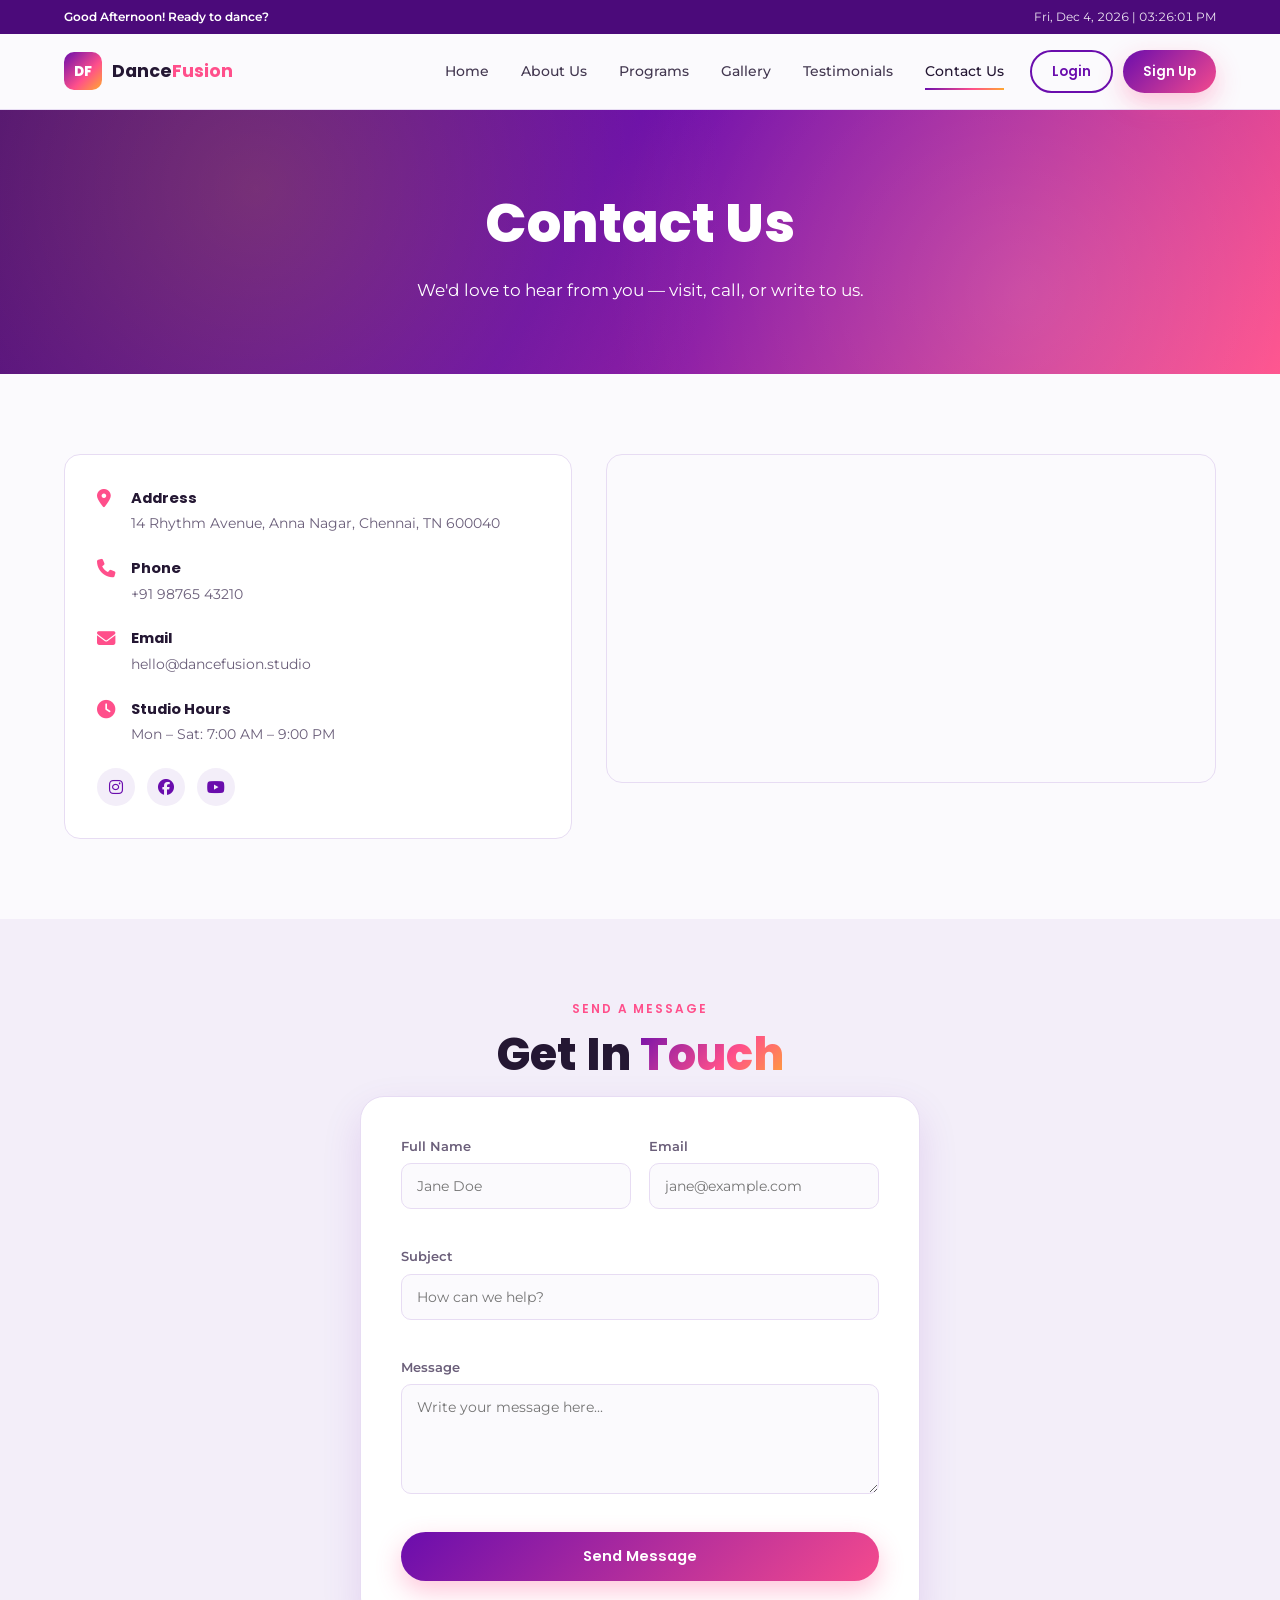
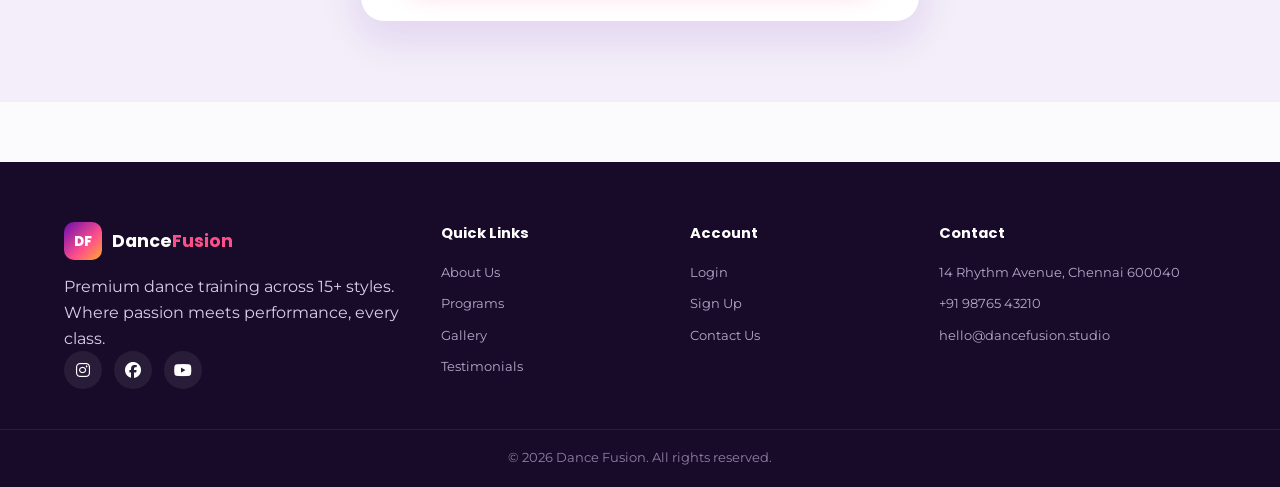
<file: contact.html>
<!DOCTYPE html>
<html lang="en">
<head>
<meta charset="UTF-8">
<meta name="viewport" content="width=device-width, initial-scale=1.0">
<title>Contact Us | Dance Fusion</title>
<link rel="preconnect" href="https://fonts.googleapis.com">
<link href="https://fonts.googleapis.com/css2?family=Poppins:wght@400;500;600;700;800;900&family=Montserrat:wght@300;400;500;600;700&display=swap" rel="stylesheet">
<link rel="stylesheet" href="https://cdnjs.cloudflare.com/ajax/libs/font-awesome/6.5.1/css/all.min.css">
<link rel="stylesheet" href="style.css">
</head>
<body>

<header class="site-header">
  <div class="utility-bar">
    <div class="utility-inner">
      <span id="greeting">Welcome!</span>
      <span id="liveClock"></span>
    </div>
  </div>
  <div class="nav-container">
    <a href="index.html" class="logo">
      <span class="logo-mark">DF</span>
      <span class="logo-text">Dance<em>Fusion</em></span>
    </a>
    <nav class="nav-links" id="navLinks">
      <a href="index.html" class="nav-link">Home</a>
      <a href="about.html" class="nav-link">About Us</a>
      <a href="services.html" class="nav-link">Programs</a>
      <a href="gallery.html" class="nav-link">Gallery</a>
      <a href="testimonials.html" class="nav-link">Testimonials</a>
      <a href="contact.html" class="nav-link active">Contact Us</a>
      <div class="nav-auth">
        <a href="login.html" class="btn btn-outline">Login</a>
        <a href="signup.html" class="btn btn-primary">Sign Up</a>
      </div>
    </nav>
    <button class="hamburger" id="hamburger" aria-label="Open menu"><span></span><span></span><span></span></button>
  </div>
</header>

<main>
  <section class="page-hero">
    <div class="container">
      <h1>Contact Us</h1>
      <p>We'd love to hear from you — visit, call, or write to us.</p>
    </div>
  </section>

  <section>
    <div class="container contact-grid">
      <div class="contact-info">
        <div class="ci-item">
          <i class="fa-solid fa-location-dot"></i>
          <div><h4>Address</h4><p>14 Rhythm Avenue, Anna Nagar, Chennai, TN 600040</p></div>
        </div>
        <div class="ci-item">
          <i class="fa-solid fa-phone"></i>
          <div><h4>Phone</h4><p>+91 98765 43210</p></div>
        </div>
        <div class="ci-item">
          <i class="fa-solid fa-envelope"></i>
          <div><h4>Email</h4><p>hello@dancefusion.studio</p></div>
        </div>
        <div class="ci-item">
          <i class="fa-solid fa-clock"></i>
          <div><h4>Studio Hours</h4><p>Mon – Sat: 7:00 AM – 9:00 PM</p></div>
        </div>
        <div class="socials">
          <a href="#" aria-label="Instagram"><i class="fa-brands fa-instagram"></i></a>
          <a href="#" aria-label="Facebook"><i class="fa-brands fa-facebook"></i></a>
          <a href="#" aria-label="YouTube"><i class="fa-brands fa-youtube"></i></a>
        </div>
      </div>

      <div class="map-embed">
        <iframe
          title="Dance Fusion Studio location"
          src="https://www.google.com/maps/embed?pb=!1m18!1m12!1m3!1d31066.0!2d80.2101!3d13.0850!2m3!1f0!2f0!3f0!3m2!1i1024!2i768!4f13.1!3m3!1m2!1s0x0%3A0x0!2zMTPCsDA1JzA2LjAiTiA4MMKwMTInMzYuNCJF!5e0!3m2!1sen!2sin!4v1700000000000"
          width="100%" height="100%" style="border:0;" allowfullscreen="" loading="lazy"
          referrerpolicy="no-referrer-when-downgrade"></iframe>
      </div>
    </div>
  </section>

  <section class="alt-bg">
    <div class="container">
      <p class="eyebrow" style="text-align:center;">Send A Message</p>
      <h2 class="page-title" style="text-align:center;">Get In <span class="accent-text">Touch</span></h2>

      <form class="form-card" id="contactForm" novalidate>
        <div class="form-row">
          <div class="form-group">
            <label for="cName">Full Name</label>
            <input type="text" id="cName" placeholder="Jane Doe" required>
            <span class="error-msg" id="err-cName"></span>
          </div>
          <div class="form-group">
            <label for="cEmail">Email</label>
            <input type="email" id="cEmail" placeholder="jane@example.com" required>
            <span class="error-msg" id="err-cEmail"></span>
          </div>
        </div>
        <div class="form-row">
          <div class="form-group full">
            <label for="cSubject">Subject</label>
            <input type="text" id="cSubject" placeholder="How can we help?" required>
            <span class="error-msg" id="err-cSubject"></span>
          </div>
        </div>
        <div class="form-row">
          <div class="form-group full">
            <label for="cMessage">Message</label>
            <textarea id="cMessage" placeholder="Write your message here..." required></textarea>
            <span class="error-msg" id="err-cMessage"></span>
          </div>
        </div>
        <button type="submit" class="btn btn-primary btn-full">Send Message</button>
        <div class="success-box" id="contactSuccess">Thanks for reaching out! We'll get back to you within 24 hours.</div>
      </form>
    </div>
  </section>
</main>

<footer class="site-footer">
  <div class="container footer-grid">
    <div>
      <a href="index.html" class="logo">
        <span class="logo-mark">DF</span>
        <span class="logo-text">Dance<em>Fusion</em></span>
      </a>
      <p style="margin-top:14px;">Premium dance training across 15+ styles. Where passion meets performance, every class.</p>
      <div class="socials">
        <a href="#" aria-label="Instagram"><i class="fa-brands fa-instagram"></i></a>
        <a href="#" aria-label="Facebook"><i class="fa-brands fa-facebook"></i></a>
        <a href="#" aria-label="YouTube"><i class="fa-brands fa-youtube"></i></a>
      </div>
    </div>
    <div class="footer-col">
      <h4>Quick Links</h4>
      <a href="about.html">About Us</a>
      <a href="services.html">Programs</a>
      <a href="gallery.html">Gallery</a>
      <a href="testimonials.html">Testimonials</a>
    </div>
    <div class="footer-col">
      <h4>Account</h4>
      <a href="login.html">Login</a>
      <a href="signup.html">Sign Up</a>
      <a href="contact.html">Contact Us</a>
    </div>
    <div class="footer-col">
      <h4>Contact</h4>
      <p>14 Rhythm Avenue, Chennai 600040</p>
      <p>+91 98765 43210</p>
      <p>hello@dancefusion.studio</p>
    </div>
  </div>
  <div class="footer-bottom">
    <p>&copy; <span id="year"></span> Dance Fusion. All rights reserved.</p>
  </div>
</footer>

<script src="script.js"></script>
</body>
</html>
</file>
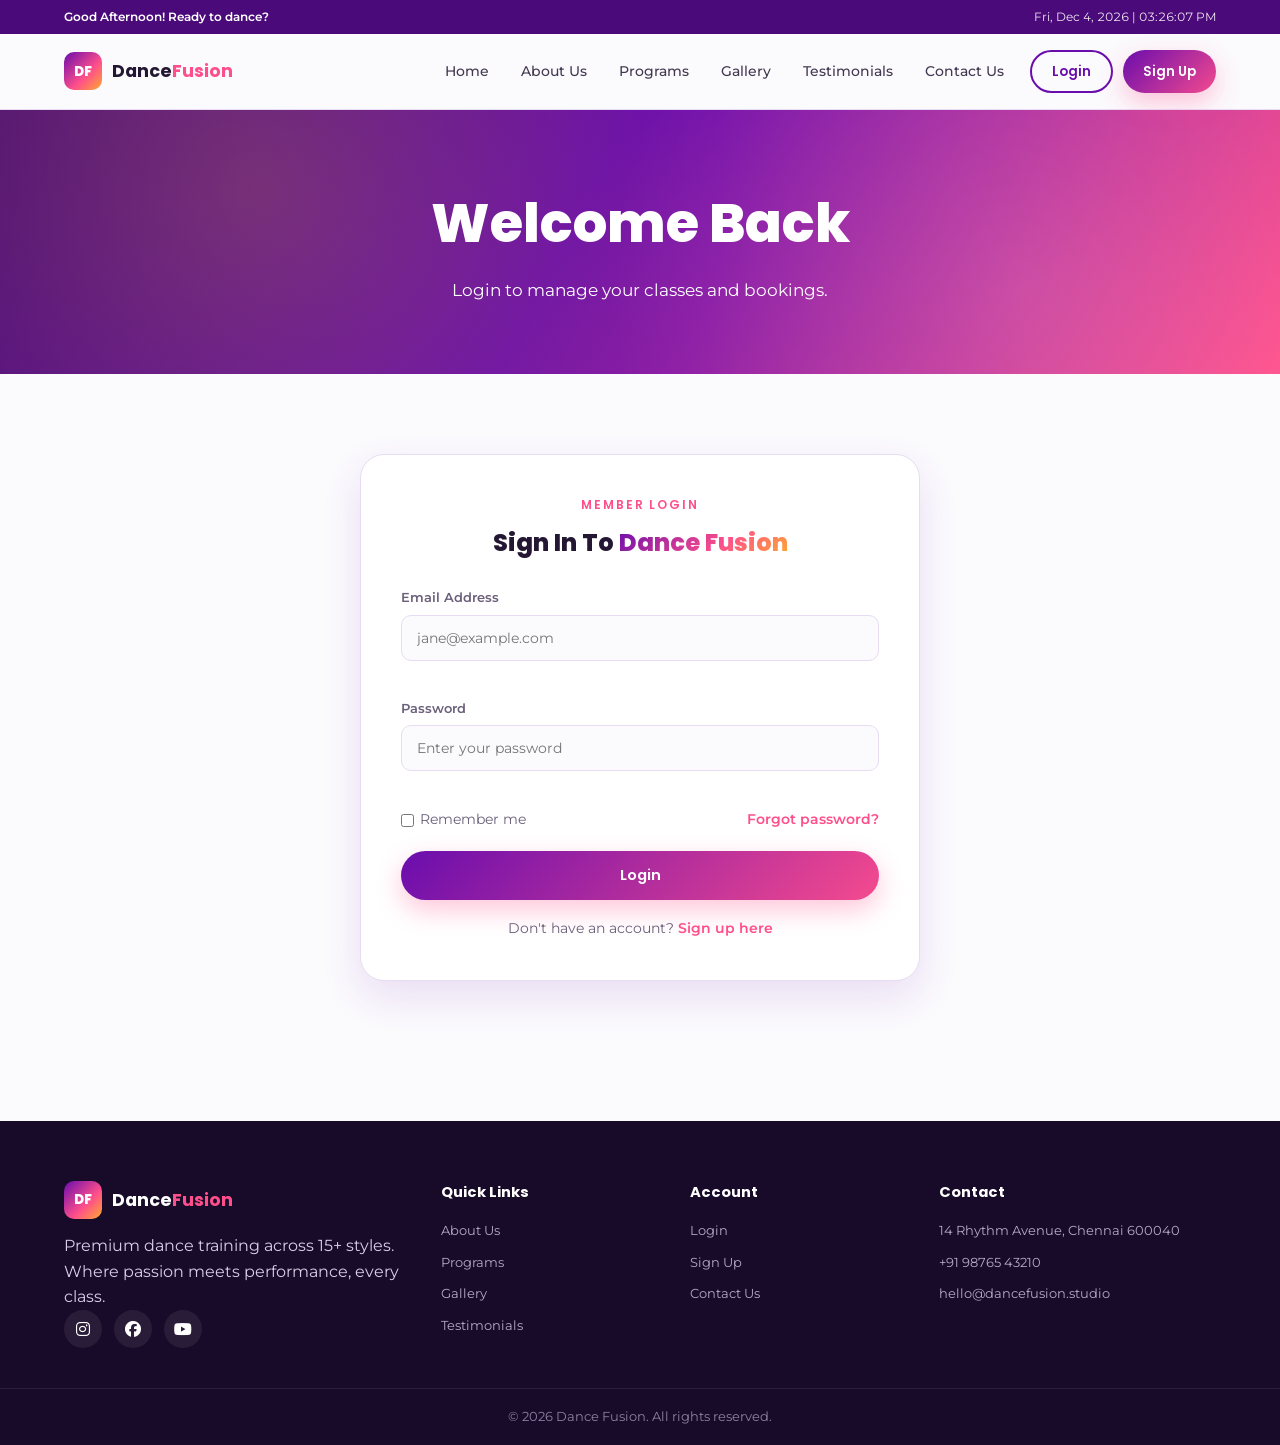
<file: login.html>
<!DOCTYPE html>
<html lang="en">
<head>
<meta charset="UTF-8">
<meta name="viewport" content="width=device-width, initial-scale=1.0">
<title>Login | Dance Fusion</title>
<link rel="preconnect" href="https://fonts.googleapis.com">
<link href="https://fonts.googleapis.com/css2?family=Poppins:wght@400;500;600;700;800;900&family=Montserrat:wght@300;400;500;600;700&display=swap" rel="stylesheet">
<link rel="stylesheet" href="https://cdnjs.cloudflare.com/ajax/libs/font-awesome/6.5.1/css/all.min.css">
<link rel="stylesheet" href="style.css">
</head>
<body>

<header class="site-header">
  <div class="utility-bar">
    <div class="utility-inner">
      <span id="greeting">Welcome!</span>
      <span id="liveClock"></span>
    </div>
  </div>
  <div class="nav-container">
    <a href="index.html" class="logo">
      <span class="logo-mark">DF</span>
      <span class="logo-text">Dance<em>Fusion</em></span>
    </a>
    <nav class="nav-links" id="navLinks">
      <a href="index.html" class="nav-link">Home</a>
      <a href="about.html" class="nav-link">About Us</a>
      <a href="services.html" class="nav-link">Programs</a>
      <a href="gallery.html" class="nav-link">Gallery</a>
      <a href="testimonials.html" class="nav-link">Testimonials</a>
      <a href="contact.html" class="nav-link">Contact Us</a>
      <div class="nav-auth">
        <a href="login.html" class="btn btn-outline">Login</a>
        <a href="signup.html" class="btn btn-primary">Sign Up</a>
      </div>
    </nav>
    <button class="hamburger" id="hamburger" aria-label="Open menu"><span></span><span></span><span></span></button>
  </div>
</header>

<main>
  <section class="page-hero">
    <div class="container">
      <h1>Welcome Back</h1>
      <p>Login to manage your classes and bookings.</p>
    </div>
  </section>

  <section>
    <div class="container">
      <form class="form-card" id="loginForm" novalidate>
        <p class="eyebrow" style="text-align:center;">Member Login</p>
        <h2 style="text-align:center; margin-bottom:26px; font-weight:800;">Sign In To <span class="accent-text">Dance Fusion</span></h2>

        <div class="form-row" style="grid-template-columns:1fr;">
          <div class="form-group">
            <label for="loginEmail">Email Address</label>
            <input type="email" id="loginEmail" placeholder="jane@example.com" required>
            <span class="error-msg" id="err-loginEmail"></span>
          </div>
        </div>
        <div class="form-row" style="grid-template-columns:1fr;">
          <div class="form-group">
            <label for="loginPassword">Password</label>
            <input type="password" id="loginPassword" placeholder="Enter your password" required>
            <span class="error-msg" id="err-loginPassword"></span>
          </div>
        </div>

        <div style="display:flex; justify-content:space-between; align-items:center; margin-bottom:20px; font-size:.85rem; color:var(--text-muted);">
          <label style="display:flex; align-items:center; gap:6px; cursor:pointer;">
            <input type="checkbox" id="rememberMe" style="width:auto;"> Remember me
          </label>
          <a href="#" style="color:var(--secondary); font-weight:600;">Forgot password?</a>
        </div>

        <button type="submit" class="btn btn-primary btn-full">Login</button>
        <div class="success-box" id="loginSuccess">Login successful! Redirecting you to the home page...</div>
        <p class="form-note">Don't have an account? <a href="signup.html">Sign up here</a></p>
      </form>
    </div>
  </section>
</main>

<footer class="site-footer">
  <div class="container footer-grid">
    <div>
      <a href="index.html" class="logo">
        <span class="logo-mark">DF</span>
        <span class="logo-text">Dance<em>Fusion</em></span>
      </a>
      <p style="margin-top:14px;">Premium dance training across 15+ styles. Where passion meets performance, every class.</p>
      <div class="socials">
        <a href="#" aria-label="Instagram"><i class="fa-brands fa-instagram"></i></a>
        <a href="#" aria-label="Facebook"><i class="fa-brands fa-facebook"></i></a>
        <a href="#" aria-label="YouTube"><i class="fa-brands fa-youtube"></i></a>
      </div>
    </div>
    <div class="footer-col">
      <h4>Quick Links</h4>
      <a href="about.html">About Us</a>
      <a href="services.html">Programs</a>
      <a href="gallery.html">Gallery</a>
      <a href="testimonials.html">Testimonials</a>
    </div>
    <div class="footer-col">
      <h4>Account</h4>
      <a href="login.html">Login</a>
      <a href="signup.html">Sign Up</a>
      <a href="contact.html">Contact Us</a>
    </div>
    <div class="footer-col">
      <h4>Contact</h4>
      <p>14 Rhythm Avenue, Chennai 600040</p>
      <p>+91 98765 43210</p>
      <p>hello@dancefusion.studio</p>
    </div>
  </div>
  <div class="footer-bottom">
    <p>&copy; <span id="year"></span> Dance Fusion. All rights reserved.</p>
  </div>
</footer>

<script src="script.js"></script>
</body>
</html>
</file>
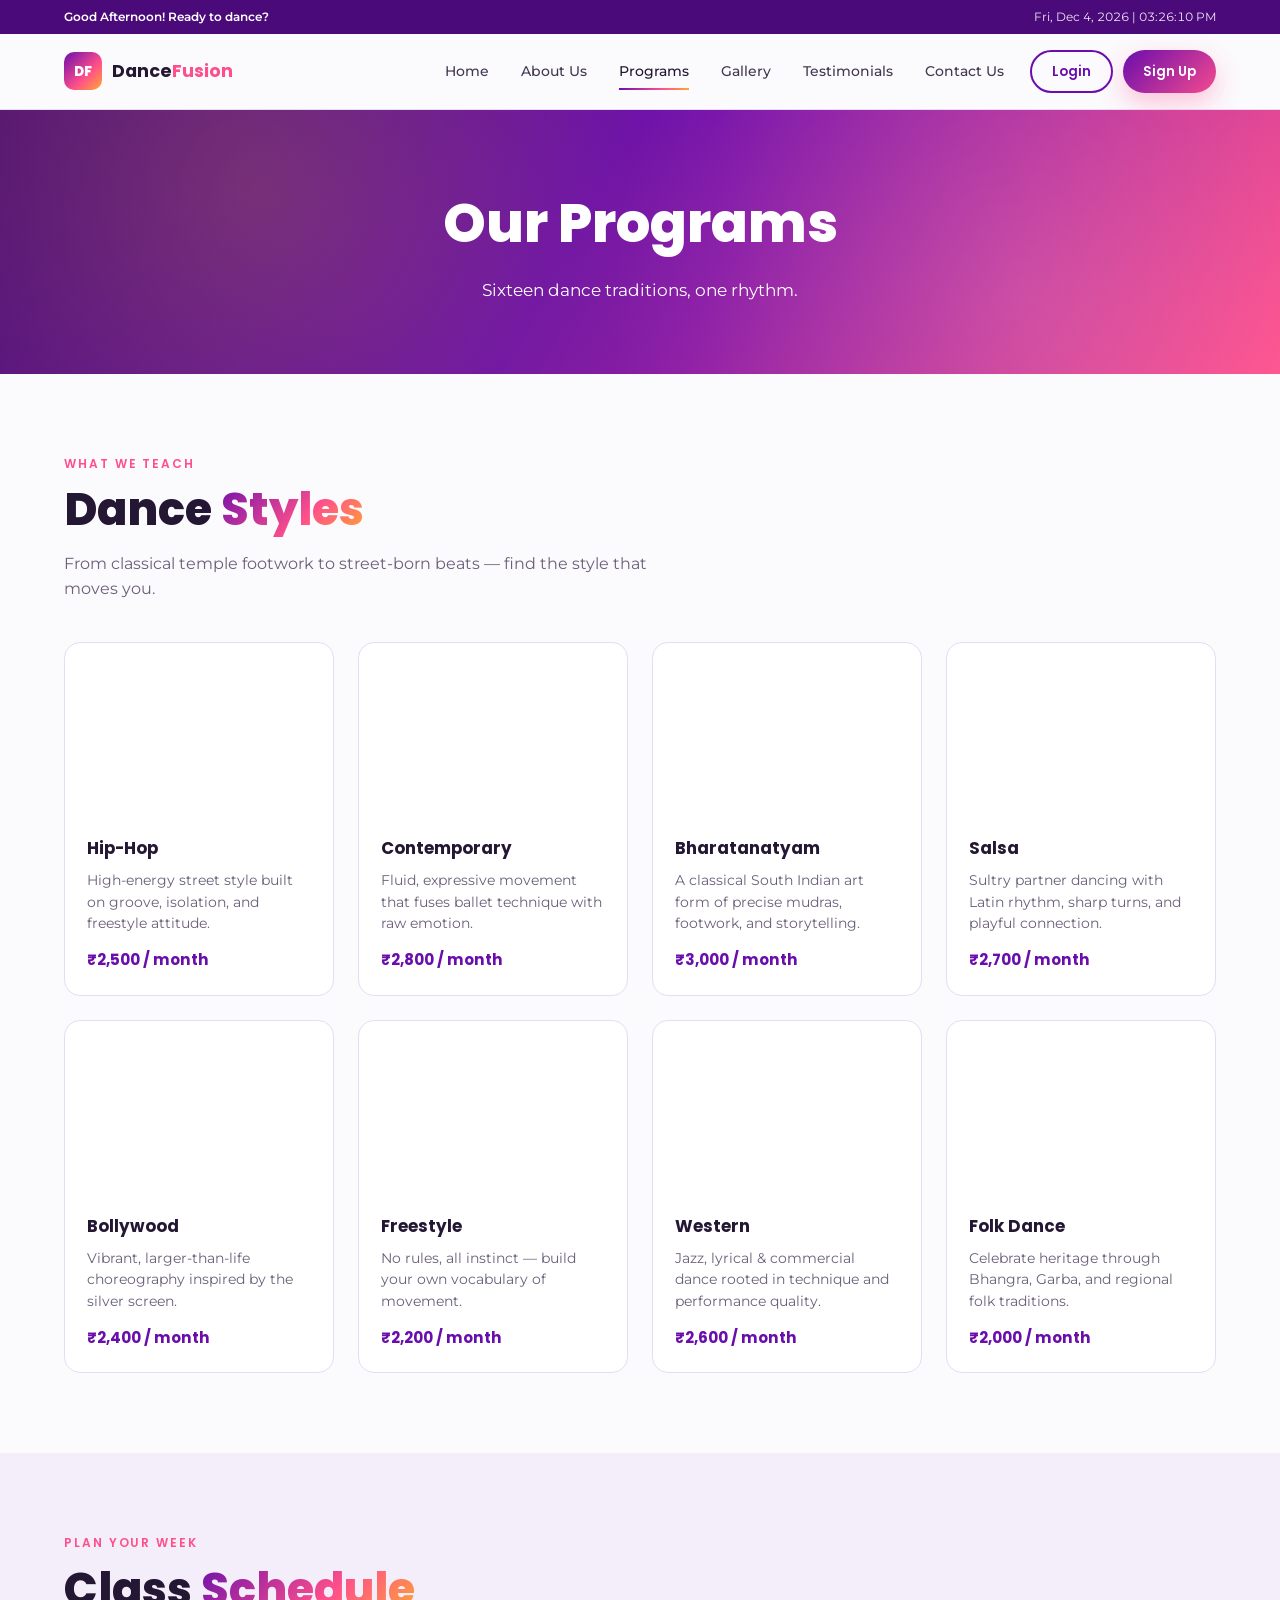
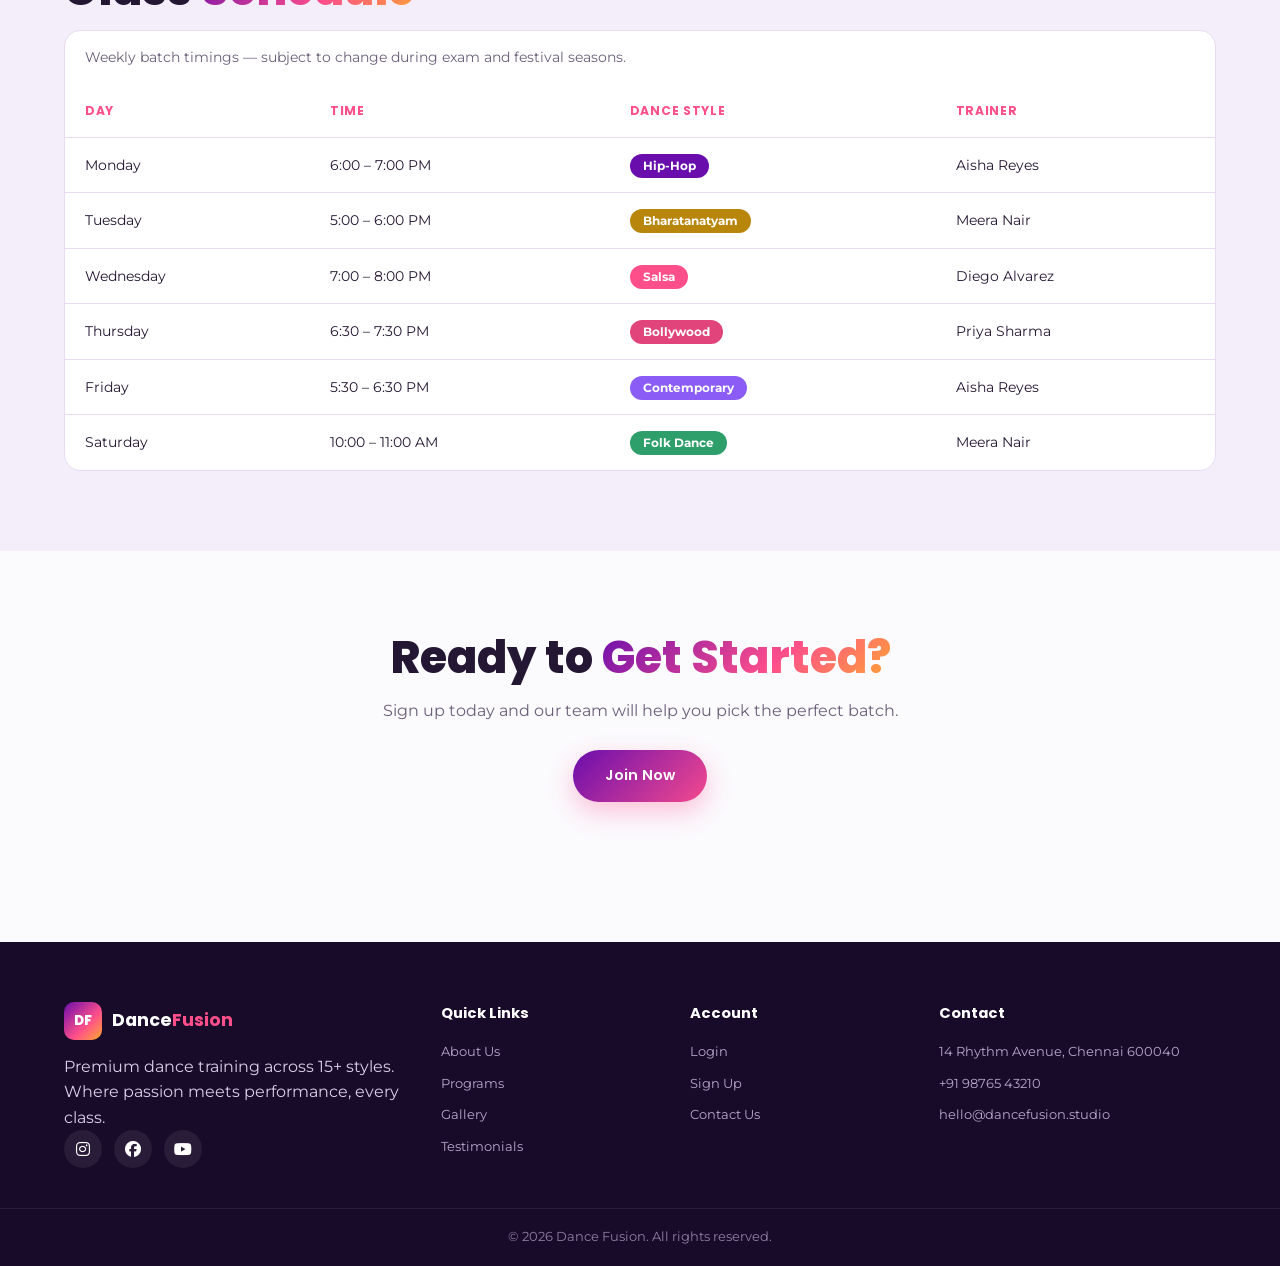
<file: services.html>
<!DOCTYPE html>
<html lang="en">
<head>
<meta charset="UTF-8">
<meta name="viewport" content="width=device-width, initial-scale=1.0">
<title>Programs | Dance Fusion</title>
<link rel="preconnect" href="https://fonts.googleapis.com">
<link href="https://fonts.googleapis.com/css2?family=Poppins:wght@400;500;600;700;800;900&family=Montserrat:wght@300;400;500;600;700&display=swap" rel="stylesheet">
<link rel="stylesheet" href="https://cdnjs.cloudflare.com/ajax/libs/font-awesome/6.5.1/css/all.min.css">
<link rel="stylesheet" href="style.css">
</head>
<body>

<header class="site-header">
  <div class="utility-bar">
    <div class="utility-inner">
      <span id="greeting">Welcome!</span>
      <span id="liveClock"></span>
    </div>
  </div>
  <div class="nav-container">
    <a href="index.html" class="logo">
      <span class="logo-mark">DF</span>
      <span class="logo-text">Dance<em>Fusion</em></span>
    </a>
    <nav class="nav-links" id="navLinks">
      <a href="index.html" class="nav-link">Home</a>
      <a href="about.html" class="nav-link">About Us</a>
      <a href="services.html" class="nav-link active">Programs</a>
      <a href="gallery.html" class="nav-link">Gallery</a>
      <a href="testimonials.html" class="nav-link">Testimonials</a>
      <a href="contact.html" class="nav-link">Contact Us</a>
      <div class="nav-auth">
        <a href="login.html" class="btn btn-outline">Login</a>
        <a href="signup.html" class="btn btn-primary">Sign Up</a>
      </div>
    </nav>
    <button class="hamburger" id="hamburger" aria-label="Open menu"><span></span><span></span><span></span></button>
  </div>
</header>

<main>
  <section class="page-hero">
    <div class="container">
      <h1>Our Programs</h1>
      <p>Sixteen dance traditions, one rhythm.</p>
    </div>
  </section>

  <section>
    <div class="container">
      <p class="eyebrow">What We Teach</p>
      <h2 class="page-title">Dance <span class="accent-text">Styles</span></h2>
      <p class="page-sub">From classical temple footwork to street-born beats — find the style that moves you.</p>

      <div class="grid-4">
        <article class="service-card">
          <div class="service-img" style="background-image:url('https://images.unsplash.com/photo-1547153760-18fc86324498?auto=format&fit=crop&w=500&q=60')"></div>
          <div class="service-body">
            <h3>Hip-Hop</h3>
            <p>High-energy street style built on groove, isolation, and freestyle attitude.</p>
            <span class="price-tag">₹2,500 / month</span>
          </div>
        </article>
        <article class="service-card">
          <div class="service-img" style="background-image:url('https://images.unsplash.com/photo-1508700115892-45ecd05ae2ad?auto=format&fit=crop&w=500&q=60')"></div>
          <div class="service-body">
            <h3>Contemporary</h3>
            <p>Fluid, expressive movement that fuses ballet technique with raw emotion.</p>
            <span class="price-tag">₹2,800 / month</span>
          </div>
        </article>
        <article class="service-card">
          <div class="service-img" style="background-image:url('https://images.unsplash.com/photo-1524594152303-9fd13543fe6e?auto=format&fit=crop&w=500&q=60')"></div>
          <div class="service-body">
            <h3>Bharatanatyam</h3>
            <p>A classical South Indian art form of precise mudras, footwork, and storytelling.</p>
            <span class="price-tag">₹3,000 / month</span>
          </div>
        </article>
        <article class="service-card">
          <div class="service-img" style="background-image:url('https://images.unsplash.com/photo-1533105079780-92b9be482077?auto=format&fit=crop&w=500&q=60')"></div>
          <div class="service-body">
            <h3>Salsa</h3>
            <p>Sultry partner dancing with Latin rhythm, sharp turns, and playful connection.</p>
            <span class="price-tag">₹2,700 / month</span>
          </div>
        </article>
        <article class="service-card">
          <div class="service-img" style="background-image:url('https://images.unsplash.com/photo-1545959570-a94084071b5d?auto=format&fit=crop&w=500&q=60')"></div>
          <div class="service-body">
            <h3>Bollywood</h3>
            <p>Vibrant, larger-than-life choreography inspired by the silver screen.</p>
            <span class="price-tag">₹2,400 / month</span>
          </div>
        </article>
        <article class="service-card">
          <div class="service-img" style="background-image:url('https://images.unsplash.com/photo-1516450360452-9312f5e86fc7?auto=format&fit=crop&w=500&q=60')"></div>
          <div class="service-body">
            <h3>Freestyle</h3>
            <p>No rules, all instinct — build your own vocabulary of movement.</p>
            <span class="price-tag">₹2,200 / month</span>
          </div>
        </article>
        <article class="service-card">
          <div class="service-img" style="background-image:url('https://images.unsplash.com/photo-1546427660-eb346c4a1a1c?auto=format&fit=crop&w=500&q=60')"></div>
          <div class="service-body">
            <h3>Western</h3>
            <p>Jazz, lyrical & commercial dance rooted in technique and performance quality.</p>
            <span class="price-tag">₹2,600 / month</span>
          </div>
        </article>
        <article class="service-card">
          <div class="service-img" style="background-image:url('https://images.unsplash.com/photo-1508700346682-e9b7cccdb9c3?auto=format&fit=crop&w=500&q=60')"></div>
          <div class="service-body">
            <h3>Folk Dance</h3>
            <p>Celebrate heritage through Bhangra, Garba, and regional folk traditions.</p>
            <span class="price-tag">₹2,000 / month</span>
          </div>
        </article>
      </div>
    </div>
  </section>

  <section class="alt-bg">
    <div class="container">
      <p class="eyebrow">Plan Your Week</p>
      <h2 class="page-title">Class <span class="accent-text">Schedule</span></h2>
      <div class="table-wrap">
        <table>
          <caption style="text-align:left; padding:16px 20px; font-size:.85rem; color:var(--text-muted);">Weekly batch timings — subject to change during exam and festival seasons.</caption>
          <thead>
            <tr><th>Day</th><th>Time</th><th>Dance Style</th><th>Trainer</th></tr>
          </thead>
          <tbody>
            <tr><td>Monday</td><td>6:00 – 7:00 PM</td><td><span class="tag tag-hiphop">Hip-Hop</span></td><td>Aisha Reyes</td></tr>
            <tr><td>Tuesday</td><td>5:00 – 6:00 PM</td><td><span class="tag tag-classical">Bharatanatyam</span></td><td>Meera Nair</td></tr>
            <tr><td>Wednesday</td><td>7:00 – 8:00 PM</td><td><span class="tag tag-latin">Salsa</span></td><td>Diego Alvarez</td></tr>
            <tr><td>Thursday</td><td>6:30 – 7:30 PM</td><td><span class="tag tag-bolly">Bollywood</span></td><td>Priya Sharma</td></tr>
            <tr><td>Friday</td><td>5:30 – 6:30 PM</td><td><span class="tag tag-contemp">Contemporary</span></td><td>Aisha Reyes</td></tr>
            <tr><td>Saturday</td><td>10:00 – 11:00 AM</td><td><span class="tag tag-folk">Folk Dance</span></td><td>Meera Nair</td></tr>
          </tbody>
        </table>
      </div>
    </div>
  </section>

  <section style="text-align:center;">
    <div class="container">
      <h2 class="page-title">Ready to <span class="accent-text">Get Started?</span></h2>
      <p class="page-sub" style="margin:0 auto 26px;">Sign up today and our team will help you pick the perfect batch.</p>
      <a href="signup.html" class="btn btn-primary">Join Now</a>
    </div>
  </section>
</main>

<footer class="site-footer">
  <div class="container footer-grid">
    <div>
      <a href="index.html" class="logo">
        <span class="logo-mark">DF</span>
        <span class="logo-text">Dance<em>Fusion</em></span>
      </a>
      <p style="margin-top:14px;">Premium dance training across 15+ styles. Where passion meets performance, every class.</p>
      <div class="socials">
        <a href="#" aria-label="Instagram"><i class="fa-brands fa-instagram"></i></a>
        <a href="#" aria-label="Facebook"><i class="fa-brands fa-facebook"></i></a>
        <a href="#" aria-label="YouTube"><i class="fa-brands fa-youtube"></i></a>
      </div>
    </div>
    <div class="footer-col">
      <h4>Quick Links</h4>
      <a href="about.html">About Us</a>
      <a href="services.html">Programs</a>
      <a href="gallery.html">Gallery</a>
      <a href="testimonials.html">Testimonials</a>
    </div>
    <div class="footer-col">
      <h4>Account</h4>
      <a href="login.html">Login</a>
      <a href="signup.html">Sign Up</a>
      <a href="contact.html">Contact Us</a>
    </div>
    <div class="footer-col">
      <h4>Contact</h4>
      <p>14 Rhythm Avenue, Chennai 600040</p>
      <p>+91 98765 43210</p>
      <p>hello@dancefusion.studio</p>
    </div>
  </div>
  <div class="footer-bottom">
    <p>&copy; <span id="year"></span> Dance Fusion. All rights reserved.</p>
  </div>
</footer>

<script src="script.js"></script>
</body>
</html>
</file>
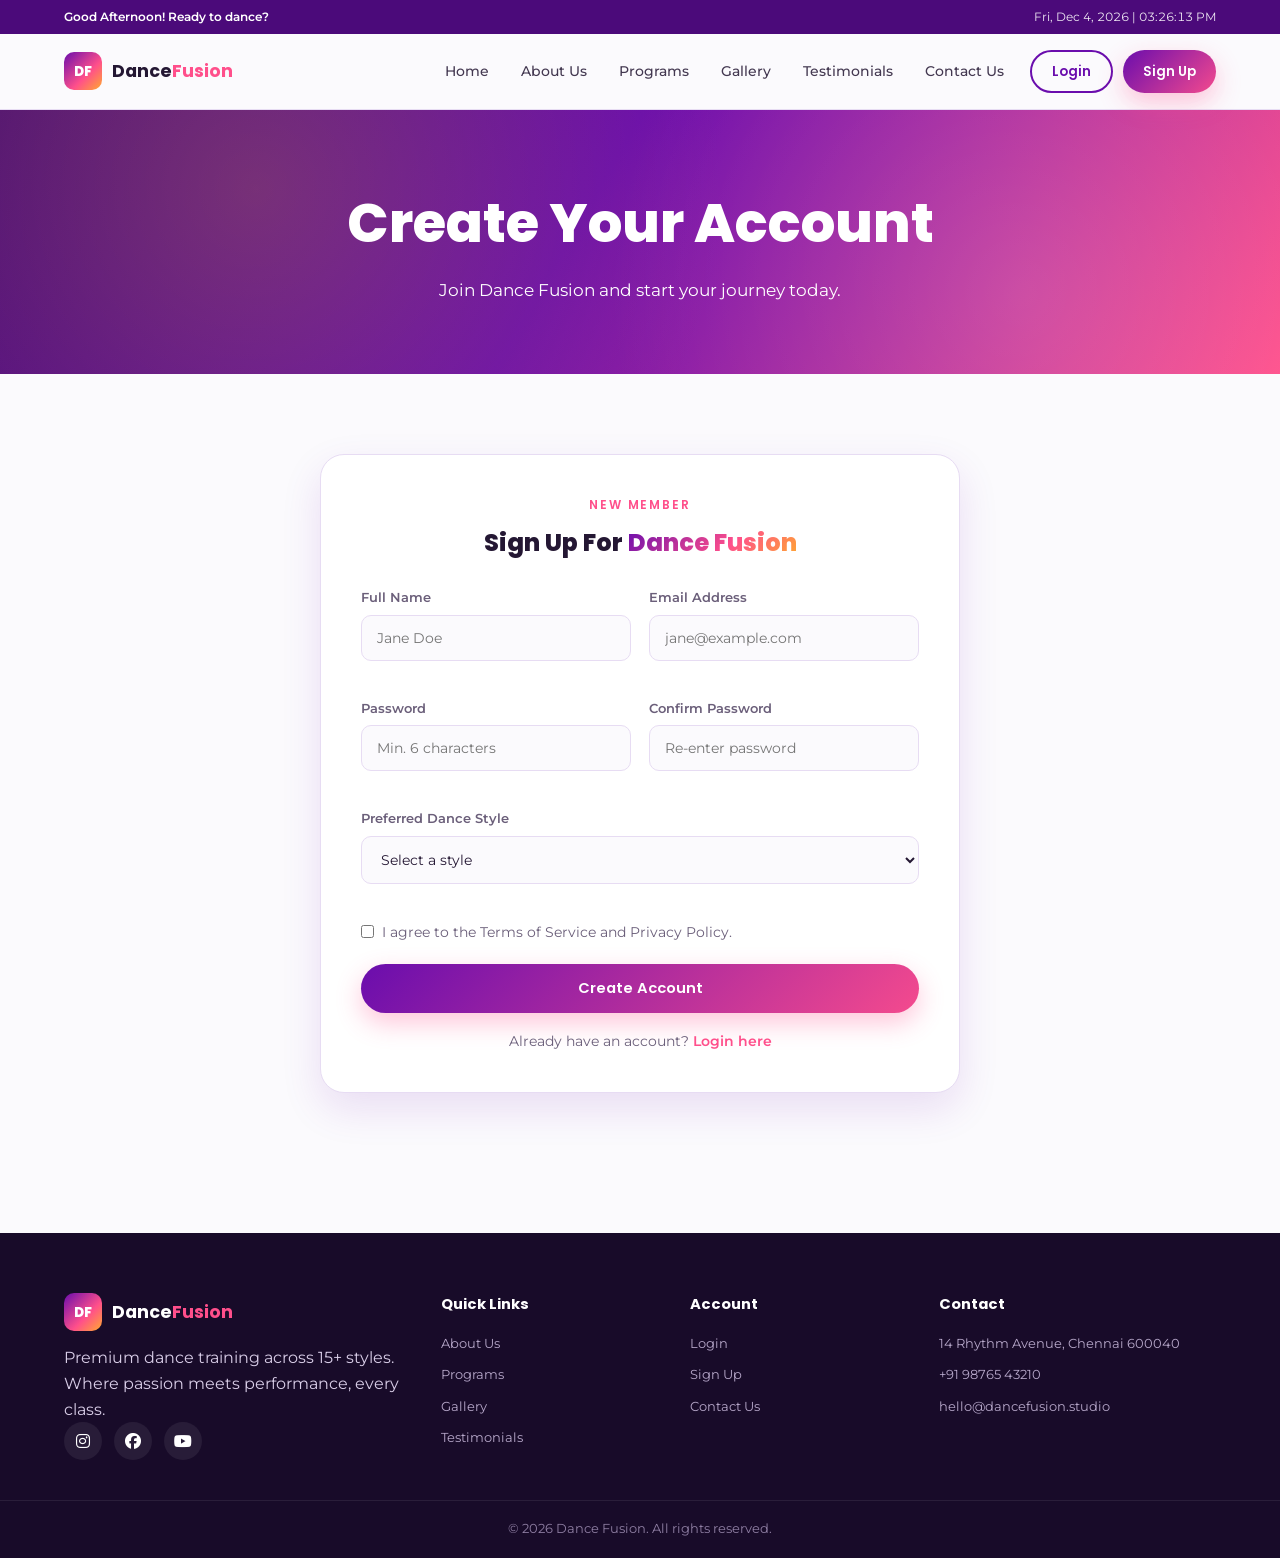
<file: signup.html>
<!DOCTYPE html>
<html lang="en">
<head>
<meta charset="UTF-8">
<meta name="viewport" content="width=device-width, initial-scale=1.0">
<title>Sign Up | Dance Fusion</title>
<link rel="preconnect" href="https://fonts.googleapis.com">
<link href="https://fonts.googleapis.com/css2?family=Poppins:wght@400;500;600;700;800;900&family=Montserrat:wght@300;400;500;600;700&display=swap" rel="stylesheet">
<link rel="stylesheet" href="https://cdnjs.cloudflare.com/ajax/libs/font-awesome/6.5.1/css/all.min.css">
<link rel="stylesheet" href="style.css">
</head>
<body>

<header class="site-header">
  <div class="utility-bar">
    <div class="utility-inner">
      <span id="greeting">Welcome!</span>
      <span id="liveClock"></span>
    </div>
  </div>
  <div class="nav-container">
    <a href="index.html" class="logo">
      <span class="logo-mark">DF</span>
      <span class="logo-text">Dance<em>Fusion</em></span>
    </a>
    <nav class="nav-links" id="navLinks">
      <a href="index.html" class="nav-link">Home</a>
      <a href="about.html" class="nav-link">About Us</a>
      <a href="services.html" class="nav-link">Programs</a>
      <a href="gallery.html" class="nav-link">Gallery</a>
      <a href="testimonials.html" class="nav-link">Testimonials</a>
      <a href="contact.html" class="nav-link">Contact Us</a>
      <div class="nav-auth">
        <a href="login.html" class="btn btn-outline">Login</a>
        <a href="signup.html" class="btn btn-primary">Sign Up</a>
      </div>
    </nav>
    <button class="hamburger" id="hamburger" aria-label="Open menu"><span></span><span></span><span></span></button>
  </div>
</header>

<main>
  <section class="page-hero">
    <div class="container">
      <h1>Create Your Account</h1>
      <p>Join Dance Fusion and start your journey today.</p>
    </div>
  </section>

  <section>
    <div class="container">
      <form class="form-card" id="signupForm" novalidate style="max-width:640px;">
        <p class="eyebrow" style="text-align:center;">New Member</p>
        <h2 style="text-align:center; margin-bottom:26px; font-weight:800;">Sign Up For <span class="accent-text">Dance Fusion</span></h2>

        <div class="form-row">
          <div class="form-group">
            <label for="suName">Full Name</label>
            <input type="text" id="suName" placeholder="Jane Doe" required>
            <span class="error-msg" id="err-suName"></span>
          </div>
          <div class="form-group">
            <label for="suEmail">Email Address</label>
            <input type="email" id="suEmail" placeholder="jane@example.com" required>
            <span class="error-msg" id="err-suEmail"></span>
          </div>
        </div>

        <div class="form-row">
          <div class="form-group">
            <label for="suPassword">Password</label>
            <input type="password" id="suPassword" placeholder="Min. 6 characters" required>
            <span class="error-msg" id="err-suPassword"></span>
          </div>
          <div class="form-group">
            <label for="suConfirm">Confirm Password</label>
            <input type="password" id="suConfirm" placeholder="Re-enter password" required>
            <span class="error-msg" id="err-suConfirm"></span>
          </div>
        </div>

        <div class="form-row">
          <div class="form-group full">
            <label for="suStyle">Preferred Dance Style</label>
            <select id="suStyle" required>
              <option value="" disabled selected>Select a style</option>
              <option>Hip-Hop</option>
              <option>Contemporary</option>
              <option>Bharatanatyam</option>
              <option>Salsa</option>
              <option>Bollywood</option>
              <option>Freestyle</option>
              <option>Western</option>
              <option>Folk Dance</option>
            </select>
            <span class="error-msg" id="err-suStyle"></span>
          </div>
        </div>

        <div style="margin-bottom:20px; font-size:.85rem; color:var(--text-muted);">
          <label style="display:flex; align-items:flex-start; gap:8px; cursor:pointer;">
            <input type="checkbox" id="suTerms" style="width:auto; margin-top:3px;">
            <span>I agree to the Terms of Service and Privacy Policy.</span>
          </label>
          <span class="error-msg" id="err-suTerms"></span>
        </div>

        <button type="submit" class="btn btn-primary btn-full">Create Account</button>
        <div class="success-box" id="signupSuccess">Account created! Welcome to Dance Fusion.</div>
        <p class="form-note">Already have an account? <a href="login.html">Login here</a></p>
      </form>
    </div>
  </section>
</main>

<footer class="site-footer">
  <div class="container footer-grid">
    <div>
      <a href="index.html" class="logo">
        <span class="logo-mark">DF</span>
        <span class="logo-text">Dance<em>Fusion</em></span>
      </a>
      <p style="margin-top:14px;">Premium dance training across 15+ styles. Where passion meets performance, every class.</p>
      <div class="socials">
        <a href="#" aria-label="Instagram"><i class="fa-brands fa-instagram"></i></a>
        <a href="#" aria-label="Facebook"><i class="fa-brands fa-facebook"></i></a>
        <a href="#" aria-label="YouTube"><i class="fa-brands fa-youtube"></i></a>
      </div>
    </div>
    <div class="footer-col">
      <h4>Quick Links</h4>
      <a href="about.html">About Us</a>
      <a href="services.html">Programs</a>
      <a href="gallery.html">Gallery</a>
      <a href="testimonials.html">Testimonials</a>
    </div>
    <div class="footer-col">
      <h4>Account</h4>
      <a href="login.html">Login</a>
      <a href="signup.html">Sign Up</a>
      <a href="contact.html">Contact Us</a>
    </div>
    <div class="footer-col">
      <h4>Contact</h4>
      <p>14 Rhythm Avenue, Chennai 600040</p>
      <p>+91 98765 43210</p>
      <p>hello@dancefusion.studio</p>
    </div>
  </div>
  <div class="footer-bottom">
    <p>&copy; <span id="year"></span> Dance Fusion. All rights reserved.</p>
  </div>
</footer>

<script src="script.js"></script>
</body>
</html>
</file>
<file: style.css>
/* =========================================================
   DANCE FUSION — MULTI-PAGE STYLESHEET
   ========================================================= */

:root{
  --primary:#6A0DAD;
  --primary-dark:#4B0A7A;
  --secondary:#FF4F8B;
  --accent:#FFD700;
  --grad-main: linear-gradient(135deg, var(--primary) 0%, var(--secondary) 60%, var(--accent) 120%);

  --bg:#FBFAFD;
  --bg-alt:#F3EEF9;
  --surface:#FFFFFF;
  --border:#E7DCF3;
  --text:#241733;
  --text-muted:#6b5f7a;
  --shadow: 0 16px 40px rgba(106,13,173,0.12);

  --font-display:'Poppins', sans-serif;
  --font-body:'Montserrat', sans-serif;

  --radius-lg: 24px;
  --radius-md: 16px;
  --radius-sm: 10px;
}

*,*::before,*::after{ box-sizing:border-box; margin:0; padding:0; }
html{ scroll-behavior:smooth; }
body{
  font-family:var(--font-body);
  background:var(--bg);
  color:var(--text);
  line-height:1.6;
}
img{ max-width:100%; display:block; }
a{ text-decoration:none; color:inherit; }
ul, ol{ list-style:none; }
button, input, select, textarea{ font-family:inherit; }
.container{ width:100%; max-width:1200px; margin:0 auto; padding:0 24px; }

h1,h2,h3,h4{ font-family:var(--font-display); }
.accent-text{
  background: var(--grad-main);
  -webkit-background-clip:text; background-clip:text; color:transparent;
}
.eyebrow{
  font-family:var(--font-display); font-weight:600; letter-spacing:.16em; text-transform:uppercase;
  font-size:.75rem; color:var(--secondary); margin-bottom:10px;
}
.page-title{ font-weight:800; font-size:clamp(1.8rem,4vw,2.8rem); margin-bottom:14px; line-height:1.2; }
.page-sub{ color:var(--text-muted); max-width:640px; margin-bottom:40px; }

section{ padding:80px 0; }
.alt-bg{ background:var(--bg-alt); }

/* -------- buttons -------- */
.btn{
  display:inline-flex; align-items:center; justify-content:center; gap:8px;
  padding:14px 32px; border-radius:50px; font-family:var(--font-display); font-weight:600;
  font-size:.92rem; cursor:pointer; border:none; transition: transform .3s ease, box-shadow .3s ease, background .3s ease;
}
.btn-primary{ background:var(--grad-main); background-size:180% 180%; color:#fff; box-shadow:0 10px 26px rgba(255,79,139,.32); }
.btn-primary:hover{ transform:translateY(-3px); background-position:100% 0; box-shadow:0 16px 34px rgba(255,79,139,.42); }
.btn-outline{ background:transparent; border:2px solid var(--primary); color:var(--primary); }
.btn-outline:hover{ background:var(--primary); color:#fff; transform:translateY(-3px); }
.btn-full{ width:100%; }

/* =========================================================
   HEADER / NAV
   ========================================================= */
.site-header{
  position:sticky; top:0; z-index:1000; background:rgba(251,250,253,0.92);
  backdrop-filter:blur(12px); border-bottom:1px solid var(--border);
}
.nav-container{ display:flex; align-items:center; justify-content:space-between; padding:16px 24px; max-width:1200px; margin:0 auto; }
.logo{ display:flex; align-items:center; gap:10px; }
.logo-mark{
  width:38px; height:38px; border-radius:10px; background:var(--grad-main); color:#fff;
  display:flex; align-items:center; justify-content:center; font-weight:800; font-size:.85rem; font-family:var(--font-display);
}
.logo-text{ font-family:var(--font-display); font-weight:700; font-size:1.1rem; }
.logo-text em{ font-style:normal; color:var(--secondary); }

.nav-links{ display:flex; align-items:center; gap:4px; }
.nav-link{
  position:relative; padding:9px 14px; font-size:.87rem; font-weight:500; color:var(--text); opacity:.85; transition:opacity .3s ease;
}
.nav-link::after{
  content:''; position:absolute; left:14px; right:14px; bottom:2px; height:2px; background:var(--grad-main);
  transform:scaleX(0); transform-origin:left; transition:transform .3s ease;
}
.nav-link:hover, .nav-link.active{ opacity:1; }
.nav-link:hover::after, .nav-link.active::after{ transform:scaleX(1); }
.nav-auth{ display:flex; gap:10px; margin-left:8px; }
.nav-auth .btn{ padding:9px 20px; font-size:.82rem; }

.hamburger{ display:none; flex-direction:column; gap:5px; width:30px; background:none; border:none; cursor:pointer; }
.hamburger span{ height:2px; width:100%; background:var(--text); border-radius:2px; transition:.3s ease; }
.hamburger.open span:nth-child(1){ transform:translateY(7px) rotate(45deg); }
.hamburger.open span:nth-child(2){ opacity:0; }
.hamburger.open span:nth-child(3){ transform:translateY(-7px) rotate(-45deg); }

/* live clock / greeting strip */
.utility-bar{
  background:var(--primary-dark); color:#fff; font-size:.78rem; padding:7px 0;
}
.utility-inner{
  max-width:1200px; margin:0 auto; padding:0 24px; display:flex; justify-content:space-between; flex-wrap:wrap; gap:8px;
}
#greeting{ font-weight:600; }
#liveClock{ font-variant-numeric:tabular-nums; opacity:.9; }

/* =========================================================
   PAGE HERO (banner used on inner pages)
   ========================================================= */
.page-hero{
  background: linear-gradient(120deg, var(--primary-dark), var(--primary) 45%, var(--secondary) 100%);
  color:#fff; padding:70px 0; text-align:center; position:relative; overflow:hidden;
}
.page-hero h1{ font-size:clamp(2.2rem,5vw,3.4rem); font-weight:800; margin-bottom:10px; animation: fadeUp .8s ease both; }
.page-hero p{ opacity:.9; font-size:1.05rem; animation: fadeUp .8s .15s ease both; }
.page-hero::before{
  content:''; position:absolute; inset:0;
  background: radial-gradient(circle at 20% 30%, rgba(255,215,0,0.18), transparent 45%),
              radial-gradient(circle at 80% 70%, rgba(255,255,255,0.12), transparent 40%);
}

/* =========================================================
   HOME PAGE HERO (full banner)
   ========================================================= */
.home-hero{
  min-height:88vh; display:flex; align-items:center; justify-content:center; text-align:center;
  color:#fff; position:relative; overflow:hidden;
  background: linear-gradient(120deg, var(--primary-dark) 0%, var(--primary) 40%, var(--secondary) 80%, #ff8fae 100%);
  background-size:220% 220%; animation: gradientFlow 14s ease infinite;
}
@keyframes gradientFlow{ 0%{background-position:0% 50%;} 50%{background-position:100% 50%;} 100%{background-position:0% 50%;} }
.home-hero-content{ position:relative; z-index:2; max-width:760px; padding:0 24px; }
.hero-eyebrow{ letter-spacing:.3em; font-size:.75rem; font-weight:600; opacity:.85; margin-bottom:16px; font-family:var(--font-display); }
.home-hero h1{ font-family:var(--font-display); font-weight:900; font-size:clamp(2.8rem,9vw,6rem); line-height:1; animation: fadeUp .9s ease both; }
.home-hero .tagline{ font-size:clamp(1rem,2vw,1.3rem); font-weight:300; margin:20px 0 34px; animation: fadeUp .9s .15s ease both; }
.hero-buttons{ display:flex; gap:16px; justify-content:center; flex-wrap:wrap; animation: fadeUp .9s .3s ease both; }

@keyframes fadeUp{ from{ opacity:0; transform:translateY(24px);} to{ opacity:1; transform:translateY(0);} }
@keyframes fadeIn{ from{opacity:0;} to{opacity:1;} }
@keyframes floaty{ 0%,100%{ transform:translateY(0);} 50%{ transform:translateY(-10px);} }

/* =========================================================
   GRID / FLEX UTILITY BLOCKS
   ========================================================= */
.grid-2{ display:grid; grid-template-columns:1fr 1fr; gap:40px; align-items:center; }
.grid-3{ display:grid; grid-template-columns:repeat(3,1fr); gap:26px; }
.grid-4{ display:grid; grid-template-columns:repeat(4,1fr); gap:24px; }
.flex-row{ display:flex; gap:24px; flex-wrap:wrap; }

.card{
  background:var(--surface); border:1px solid var(--border); border-radius:var(--radius-md);
  padding:28px; transition: transform .35s ease, box-shadow .35s ease;
}
.card:hover{ transform:translateY(-8px); box-shadow:var(--shadow); }
.card i{ font-size:1.6rem; color:var(--secondary); margin-bottom:14px; }
.card h3{ font-size:1.08rem; margin-bottom:8px; }
.card p{ color:var(--text-muted); font-size:.9rem; }

/* stat counters (home/about) */
.stats-row{ display:grid; grid-template-columns:repeat(4,1fr); gap:20px; }
.stat-box{ text-align:center; background:var(--surface); border:1px solid var(--border); border-radius:var(--radius-md); padding:28px 16px; }
.stat-box strong{ display:block; font-family:var(--font-display); font-weight:800; font-size:2.2rem; color:var(--primary); }
.stat-box span{ font-size:.82rem; color:var(--text-muted); font-weight:600; }

/* list styles (used across pages) */
.check-list li{ display:flex; gap:10px; align-items:flex-start; margin-bottom:12px; color:var(--text-muted); }
.check-list i{ color:#fff; background:var(--primary); border-radius:50%; width:20px; height:20px; min-width:20px; display:flex; align-items:center; justify-content:center; font-size:.62rem; margin-top:3px; }
.plain-list li{ padding:8px 0; border-bottom:1px dashed var(--border); color:var(--text-muted); }
.plain-list li:last-child{ border-bottom:none; }

/* timeline (about) */
.timeline{ border-left:3px solid var(--border); padding-left:28px; display:flex; flex-direction:column; gap:30px; }
.timeline-item{ position:relative; }
.timeline-item::before{
  content:''; position:absolute; left:-35px; top:4px; width:14px; height:14px; border-radius:50%; background:var(--grad-main);
}
.timeline-item h4{ font-size:1rem; margin-bottom:4px; }
.timeline-item span{ font-size:.78rem; color:var(--secondary); font-weight:700; }
.timeline-item p{ color:var(--text-muted); font-size:.88rem; margin-top:4px; }

/* =========================================================
   SERVICES / PRODUCTS PAGE
   ========================================================= */
.service-card{
  background:var(--surface); border:1px solid var(--border); border-radius:var(--radius-md); overflow:hidden;
  transition: transform .35s ease, box-shadow .35s ease;
}
.service-card:hover{ transform:translateY(-8px); box-shadow:var(--shadow); }
.service-img{ height:170px; background-size:cover; background-position:center; transition:transform .6s ease; }
.service-card:hover .service-img{ transform:scale(1.08); }
.service-body{ padding:22px; }
.service-body h3{ font-size:1.05rem; margin-bottom:8px; }
.service-body p{ font-size:.85rem; color:var(--text-muted); margin-bottom:12px; min-height:54px; }
.price-tag{ font-family:var(--font-display); font-weight:700; color:var(--primary); font-size:.95rem; }

.table-wrap{ overflow-x:auto; border-radius:var(--radius-md); border:1px solid var(--border); background:var(--surface); }
table{ width:100%; border-collapse:collapse; min-width:600px; }
thead th{
  text-align:left; padding:16px 20px; font-family:var(--font-display); font-size:.76rem; letter-spacing:.06em;
  text-transform:uppercase; color:var(--secondary); border-bottom:1px solid var(--border);
}
tbody td{ padding:16px 20px; border-bottom:1px solid var(--border); font-size:.88rem; }
tbody tr:last-child td{ border-bottom:none; }
tbody tr{ transition:background .3s ease; }
tbody tr:hover{ background:rgba(106,13,173,0.05); }
.tag{ padding:5px 13px; border-radius:50px; font-size:.72rem; font-weight:700; color:#fff; }
.tag-hiphop{ background:var(--primary); } .tag-classical{ background:#B8860B; } .tag-latin{ background:var(--secondary); }
.tag-bolly{ background:#E0447A; } .tag-contemp{ background:#8B5CF6; } .tag-folk{ background:#2E9E6B; }

/* =========================================================
   GALLERY
   ========================================================= */
.gallery-grid{ display:grid; grid-template-columns:repeat(4,1fr); gap:18px; }
.gallery-item{ position:relative; border-radius:var(--radius-sm); overflow:hidden; aspect-ratio:1/1; cursor:pointer; }
.gallery-item img{ width:100%; height:100%; object-fit:cover; transition:transform .6s ease; }
.gallery-item:hover img{ transform:scale(1.1); }
.gi-caption{
  position:absolute; inset:0; background:rgba(106,13,173,0.6); color:#fff; display:flex; align-items:center; justify-content:center;
  text-align:center; padding:12px; opacity:0; transition:opacity .3s ease; font-size:.85rem; font-weight:600;
}
.gallery-item:hover .gi-caption{ opacity:1; }

.lightbox{
  position:fixed; inset:0; background:rgba(10,5,18,.94); display:flex; align-items:center; justify-content:center;
  z-index:2000; opacity:0; visibility:hidden; transition:opacity .3s ease, visibility .3s ease;
}
.lightbox.open{ opacity:1; visibility:visible; }
.lightbox img{ max-width:85vw; max-height:80vh; border-radius:12px; }
.lightbox-close{ position:absolute; top:26px; right:30px; color:#fff; font-size:1.6rem; background:none; border:none; cursor:pointer; }

/* =========================================================
   TESTIMONIALS
   ========================================================= */
.testi-grid{ display:grid; grid-template-columns:repeat(3,1fr); gap:26px; }
.testi-card{ background:var(--surface); border:1px solid var(--border); border-radius:var(--radius-md); padding:30px; transition:transform .3s ease, box-shadow .3s ease; }
.testi-card:hover{ transform:translateY(-6px); box-shadow:var(--shadow); }
.testi-stars{ color:var(--accent); margin-bottom:14px; letter-spacing:2px; }
.testi-text{ font-style:italic; color:var(--text); margin-bottom:20px; font-size:.94rem; }
.testi-person{ display:flex; align-items:center; gap:12px; }
.testi-person img{ width:44px; height:44px; border-radius:50%; object-fit:cover; }
.testi-person strong{ display:block; font-size:.88rem; }
.testi-person span{ font-size:.76rem; color:var(--text-muted); }

/* review form */
.review-form{ max-width:640px; margin:50px auto 0; background:var(--surface); border:1px solid var(--border); border-radius:var(--radius-md); padding:34px; }

/* =========================================================
   FORMS (contact / login / signup)
   ========================================================= */
.form-card{
  background:var(--surface); border:1px solid var(--border); border-radius:var(--radius-lg); padding:40px;
  max-width:560px; margin:0 auto; box-shadow:var(--shadow);
}
.form-row{ display:grid; grid-template-columns:1fr 1fr; gap:18px; margin-bottom:18px; }
.form-group{ display:flex; flex-direction:column; gap:6px; }
.form-group.full{ grid-column:1/-1; }
.form-group label{ font-size:.8rem; font-weight:600; color:var(--text-muted); }
.form-group input, .form-group select, .form-group textarea{
  padding:13px 15px; border-radius:var(--radius-sm); border:1.5px solid var(--border); background:var(--bg);
  font-size:.9rem; color:var(--text); transition:border-color .3s ease, box-shadow .3s ease;
}
.form-group textarea{ resize:vertical; min-height:110px; }
.form-group input:focus, .form-group select:focus, .form-group textarea:focus{
  outline:none; border-color:var(--secondary); box-shadow:0 0 0 4px rgba(255,79,139,0.12);
}
.form-group.invalid input, .form-group.invalid select, .form-group.invalid textarea{ border-color:#e53935; }
.error-msg{ font-size:.74rem; color:#e53935; min-height:14px; }
.form-note{ text-align:center; font-size:.85rem; color:var(--text-muted); margin-top:18px; }
.form-note a{ color:var(--secondary); font-weight:600; }

.success-box{
  display:none; text-align:center; padding:16px; border-radius:var(--radius-sm); background:rgba(46,158,107,0.1);
  color:#1c7a4d; font-size:.88rem; font-weight:600; margin-top:16px;
}
.success-box.show{ display:block; animation:fadeIn .4s ease; }

.contact-grid{ display:grid; grid-template-columns:1fr 1.2fr; gap:34px; align-items:start; }
.contact-info{ background:var(--surface); border:1px solid var(--border); border-radius:var(--radius-md); padding:32px; display:flex; flex-direction:column; gap:22px; }
.ci-item{ display:flex; gap:14px; align-items:flex-start; }
.ci-item i{ font-size:1.15rem; color:var(--secondary); width:20px; margin-top:3px; }
.ci-item h4{ font-size:.92rem; margin-bottom:3px; }
.ci-item p{ font-size:.85rem; color:var(--text-muted); }
.socials{ display:flex; gap:12px; margin-top:auto; }
.socials a{
  width:38px; height:38px; border-radius:50%; display:flex; align-items:center; justify-content:center;
  background:var(--bg-alt); color:var(--primary); transition:all .3s ease;
}
.socials a:hover{ background:var(--grad-main); color:#fff; transform:translateY(-3px); }
.map-embed{ border-radius:var(--radius-md); overflow:hidden; border:1px solid var(--border); min-height:320px; }
.map-embed iframe{ width:100%; height:100%; min-height:320px; }

/* =========================================================
   FOOTER
   ========================================================= */
.site-footer{ background:#180B29; color:#d9cee8; padding-top:60px; margin-top:60px; }
.footer-grid{ display:grid; grid-template-columns:1.6fr 1fr 1fr 1.3fr; gap:36px; padding-bottom:40px; }
.footer-col h4{ font-family:var(--font-display); font-size:.92rem; margin-bottom:16px; color:#fff; }
.footer-col a, .footer-col p{ display:block; font-size:.84rem; color:#b7a8ca; margin-bottom:10px; }
.footer-col a:hover{ color:var(--accent); }
.site-footer .logo-text{ color:#fff; }
.site-footer .socials a{ background:rgba(255,255,255,.07); color:#fff; }
.footer-bottom{ border-top:1px solid rgba(255,255,255,.08); padding:18px 0; text-align:center; font-size:.8rem; color:#8f7fa3; }

/* =========================================================
   MEDIA QUERIES
   ========================================================= */
@media (max-width:980px){
  .grid-4{ grid-template-columns:repeat(2,1fr); }
  .grid-3{ grid-template-columns:repeat(2,1fr); }
  .stats-row{ grid-template-columns:repeat(2,1fr); }
  .footer-grid{ grid-template-columns:1fr 1fr; }
  .testi-grid{ grid-template-columns:repeat(2,1fr); }
  .gallery-grid{ grid-template-columns:repeat(3,1fr); }
}
@media (max-width:860px){
  .nav-links{
    position:fixed; top:0; right:0; height:100vh; width:min(78vw,320px); background:var(--surface);
    flex-direction:column; align-items:flex-start; padding:100px 30px 40px; gap:4px;
    transform:translateX(100%); transition:transform .4s ease; box-shadow:-10px 0 30px rgba(0,0,0,.12);
  }
  .nav-links.open{ transform:translateX(0); }
  .nav-link{ width:100%; padding:14px 8px; border-bottom:1px solid var(--border); }
  .nav-auth{ margin-left:0; margin-top:14px; flex-direction:column; width:100%; }
  .hamburger{ display:flex; }
  .grid-2, .contact-grid{ grid-template-columns:1fr; }
}
@media (max-width:640px){
  section{ padding:56px 0; }
  .grid-4, .grid-3{ grid-template-columns:1fr 1fr; }
  .stats-row{ grid-template-columns:1fr 1fr; }
  .gallery-grid{ grid-template-columns:repeat(2,1fr); }
  .testi-grid{ grid-template-columns:1fr; }
  .form-row{ grid-template-columns:1fr; }
  .footer-grid{ grid-template-columns:1fr; }
  .utility-inner{ justify-content:center; text-align:center; }
  .form-card{ padding:26px; }
}

@media (prefers-reduced-motion: reduce){
  *{ animation-duration:.01ms !important; transition-duration:.01ms !important; }
}
</file>
